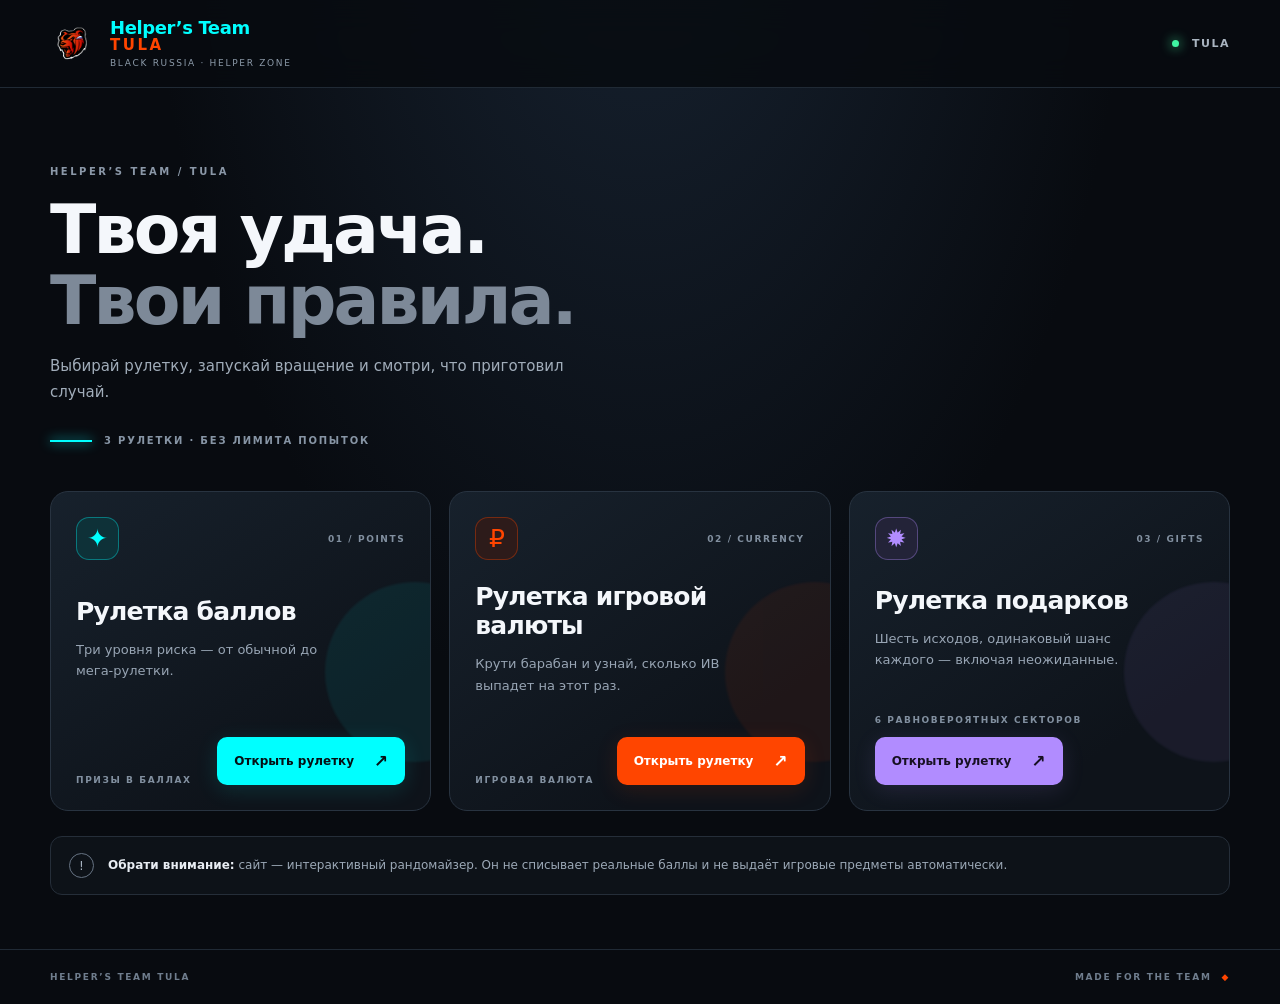
<file: index.html>
<!doctype html>
<html lang="ru">
<head>
  <meta charset="utf-8"><meta name="viewport" content="width=device-width, initial-scale=1">
  <meta name="theme-color" content="#080b10">
  <title>Helper’s Team TULA</title>
  <link rel="stylesheet" href="./css/style.css">
  <script defer src="./js/main.js"></script>
</head>
<body>
<header class="topbar">
  <a class="brand" href="./index.html">
    <img class="brand-logo" src="./logo.png" alt="BLACK RUSSIA" onerror="this.style.display='none'">
    <span><b>Helper’s Team</b> <strong>TULA</strong><small>BLACK RUSSIA · HELPER ZONE</small></span>
  </a>
  <div class="top-tag"><span class="status-dot"></span> TULA </div>
</header>
<main class="container home">
  <section class="hero">
    <div class="eyebrow">HELPER’S TEAM / TULA</div>
    <h1>Твоя удача.<br><span>Твои правила.</span></h1>
    <p>Выбирай рулетку, запускай вращение и смотри, что приготовил случай.</p>
    <div class="hero-line"><span></span><small>3 РУЛЕТКИ · БЕЗ ЛИМИТА ПОПЫТОК</small></div>
  </section>
  <section class="roulette-grid">
    <article class="feature-card points-card">
      <div class="card-top"><span class="card-icon">✦</span><span class="card-index">01 / POINTS</span></div>
      <div><h2>Рулетка баллов</h2><p>Три уровня риска — от обычной до мега-рулетки.</p></div>
      <div class="card-bottom"><span class="mini-label">ПРИЗЫ В БАЛЛАХ</span><a class="button button-cyan" href="./points.html">Открыть рулетку <span>↗</span></a></div>
    </article>
    <article class="feature-card currency-card">
      <div class="card-top"><span class="card-icon">₽</span><span class="card-index">02 / CURRENCY</span></div>
      <div><h2>Рулетка игровой валюты</h2><p>Крути барабан и узнай, сколько ИВ выпадет на этот раз.</p></div>
      <div class="card-bottom"><span class="mini-label">ИГРОВАЯ ВАЛЮТА</span><a class="button button-orange" href="./currency.html">Открыть рулетку <span>↗</span></a></div>
    </article>
    <article class="feature-card gifts-card">
      <div class="card-top"><span class="card-icon">✹</span><span class="card-index">03 / GIFTS</span></div>
      <div><h2>Рулетка подарков</h2><p>Шесть исходов, одинаковый шанс каждого — включая неожиданные.</p></div>
      <div class="card-bottom"><span class="mini-label">6 РАВНОВЕРОЯТНЫХ СЕКТОРОВ</span><a class="button button-purple" href="./gifts.html">Открыть рулетку <span>↗</span></a></div>
    </article>
  </section>
  <section class="notice"><span class="notice-mark">!</span><p><b>Обрати внимание:</b> сайт — интерактивный рандомайзер. Он не списывает реальные баллы и не выдаёт игровые предметы автоматически.</p></section>
</main>
<footer class="footer"><span>HELPER’S TEAM TULA</span><span>MADE FOR THE TEAM <i>◆</i></span></footer>
</body></html>
</file>
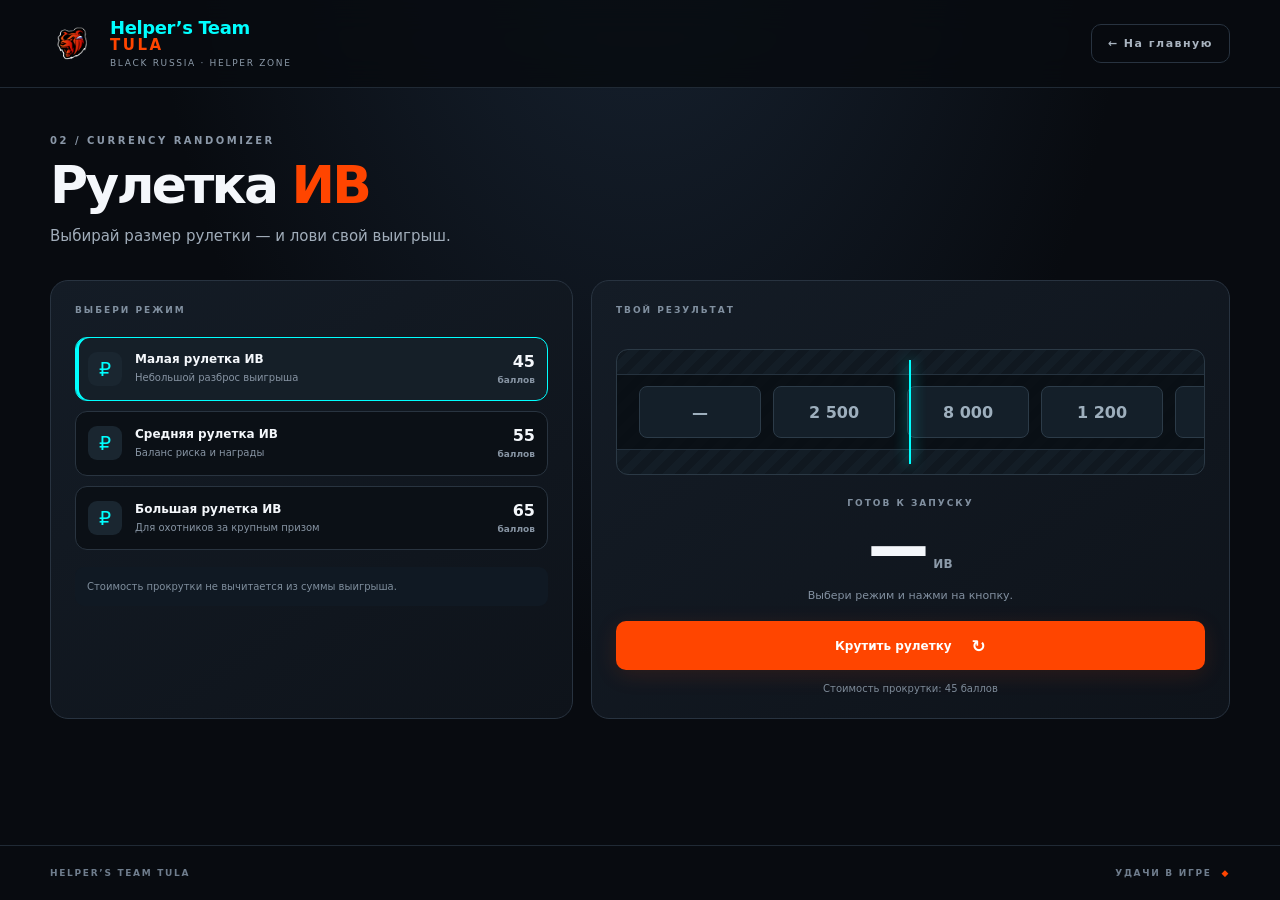
<file: currency.html>
<!doctype html>
<html lang="ru"><head><meta charset="utf-8"><meta name="viewport" content="width=device-width, initial-scale=1"><meta name="theme-color" content="#080b10"><title>Рулетка ИВ · Helper’s Team TULA</title><link rel="stylesheet" href="./css/style.css"><script defer src="./js/main.js"></script><script defer src="./js/currency.js"></script></head>
<body><header class="topbar"><a class="brand" href="./index.html"><img class="brand-logo" src="./logo.png" alt="BLACK RUSSIA" onerror="this.style.display='none'"><span><b>Helper’s Team</b> <strong>TULA</strong><small>BLACK RUSSIA · HELPER ZONE</small></span></a><a class="back-link" href="./index.html">← На главную</a></header>
<main class="container game-page"><div class="page-heading"><div class="eyebrow">02 / CURRENCY RANDOMIZER</div><h1>Рулетка <span class="orange">ИВ</span></h1><p>Выбирай размер рулетки — и лови свой выигрыш.</p></div>
<div class="game-layout"><section class="panel config-panel"><div class="panel-label">ВЫБЕРИ РЕЖИМ</div><div class="mode-list">
<button class="mode-option active" data-mode="small"><span class="mode-symbol">₽</span><span><b>Малая рулетка ИВ</b><small>Небольшой разброс выигрыша</small></span><strong>45 <small>баллов</small></strong></button>
<button class="mode-option" data-mode="medium"><span class="mode-symbol">₽</span><span><b>Средняя рулетка ИВ</b><small>Баланс риска и награды</small></span><strong>55 <small>баллов</small></strong></button>
<button class="mode-option" data-mode="large"><span class="mode-symbol">₽</span><span><b>Большая рулетка ИВ</b><small>Для охотников за крупным призом</small></span><strong>65 <small>баллов</small></strong></button>
</div><div class="info-strip">Стоимость прокрутки не вычитается из суммы выигрыша.</div></section>
<section class="panel spin-panel"><div class="panel-label">ТВОЙ РЕЗУЛЬТАТ</div><div class="slot-frame currency-slot"><div class="slot-pointer"></div><div class="slot-window"><div class="slot-track" id="slotTrack"><span>—</span><span>2 500</span><span>8 000</span><span>1 200</span><span>15 000</span><span>4 500</span></div></div></div>
<div class="result-block"><div class="result-caption" id="resultCaption">ГОТОВ К ЗАПУСКУ</div><div class="result-value"><span id="resultValue">—</span><small>ИВ</small></div><p id="resultMessage">Выбери режим и нажми на кнопку.</p></div><button class="button button-orange spin-button" id="spinButton">Крутить рулетку <span>↻</span></button><div class="cost-note" id="costNote">Стоимость прокрутки: 45 баллов</div></section></div></main>
<footer class="footer"><span>HELPER’S TEAM TULA</span><span>УДАЧИ В ИГРЕ <i>◆</i></span></footer></body></html>
</file>
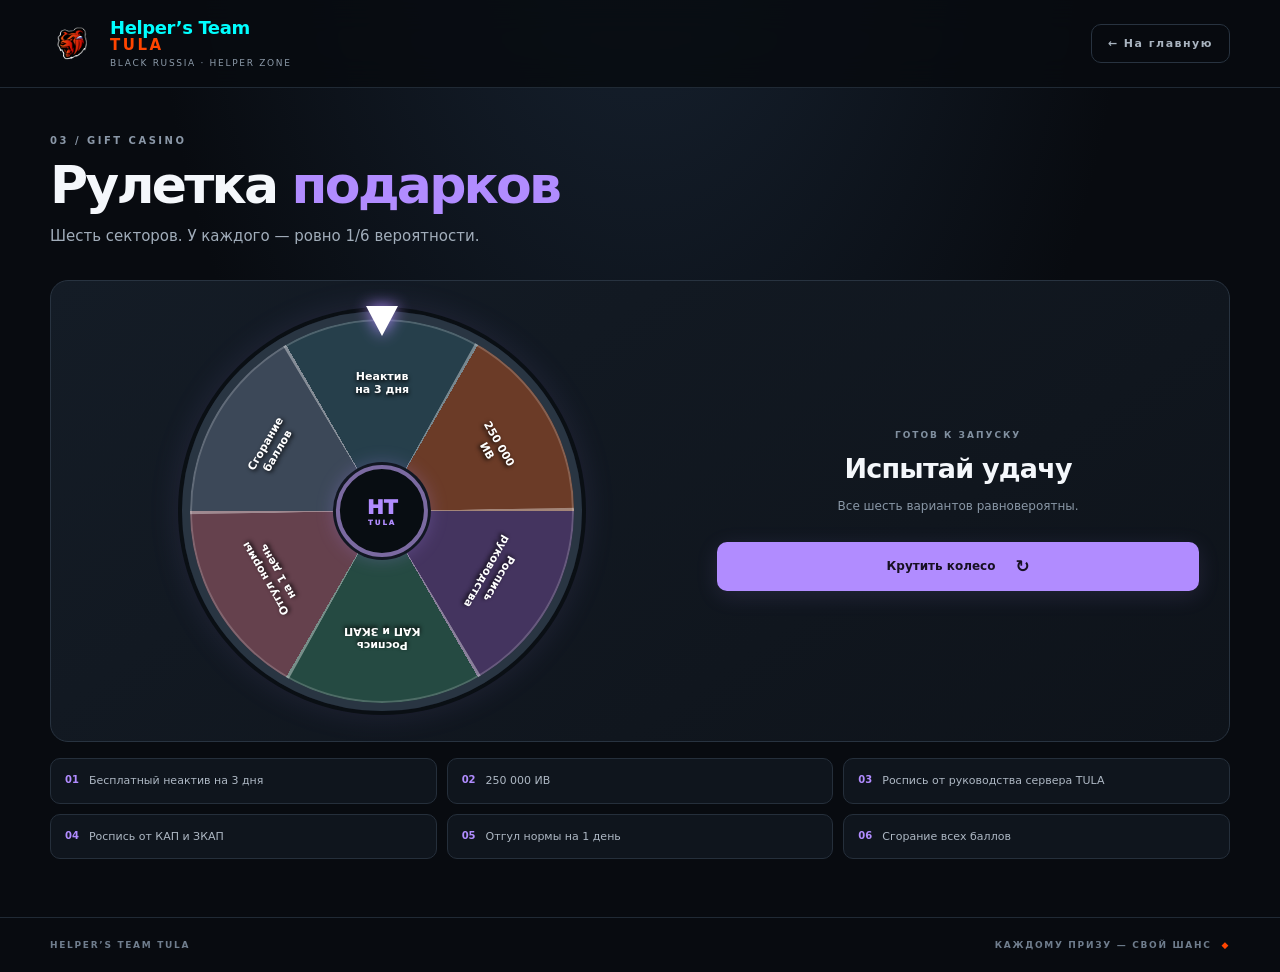
<file: gifts.html>
<!doctype html>
<html lang="ru"><head><meta charset="utf-8"><meta name="viewport" content="width=device-width, initial-scale=1"><meta name="theme-color" content="#080b10"><title>Рулетка подарков · Helper’s Team TULA</title><link rel="stylesheet" href="./css/style.css"><script defer src="./js/main.js"></script><script defer src="./js/gifts.js"></script></head>
<body><header class="topbar"><a class="brand" href="./index.html"><img class="brand-logo" src="./logo.png" alt="BLACK RUSSIA" onerror="this.style.display='none'"><span><b>Helper’s Team</b> <strong>TULA</strong><small>BLACK RUSSIA · HELPER ZONE</small></span></a><a class="back-link" href="./index.html">← На главную</a></header>
<main class="container game-page gifts-page"><div class="page-heading"><div class="eyebrow">03 / GIFT CASINO</div><h1>Рулетка <span class="purple">подарков</span></h1><p>Шесть секторов. У каждого — ровно 1/6 вероятности.</p></div>
<section class="panel wheel-panel"><div class="wheel-wrap"><div class="wheel-pointer"></div><div class="wheel" id="giftWheel" aria-label="Колесо подарков"><div class="wheel-labels"><span>Неактив<br>на 3 дня</span><span>250 000<br>ИВ</span><span>Роспись<br>руководства</span><span>Роспись<br>КАП и ЗКАП</span><span>Отгул нормы<br>на 1 день</span><span>Сгорание<br>баллов</span></div><div class="wheel-center">HT<br><small>TULA</small></div></div></div>
<div class="wheel-result"><div class="result-caption" id="giftCaption">ГОТОВ К ЗАПУСКУ</div><h2 id="giftResult">Испытай удачу</h2><p id="giftMessage">Все шесть вариантов равновероятны.</p><button class="button button-purple spin-button" id="giftSpin">Крутить колесо <span>↻</span></button></div></section>
<div class="prize-list"><div><b>01</b><span>Бесплатный неактив на 3 дня</span></div><div><b>02</b><span>250 000 ИВ</span></div><div><b>03</b><span>Роспись от руководства сервера TULA</span></div><div><b>04</b><span>Роспись от КАП и ЗКАП</span></div><div><b>05</b><span>Отгул нормы на 1 день</span></div><div><b>06</b><span>Сгорание всех баллов</span></div></div>
</main><div class="modal-backdrop" id="giftModal" hidden><div class="result-modal" role="dialog" aria-modal="true" aria-labelledby="modalTitle"><div class="modal-spark">✦</div><div class="eyebrow">РЕЗУЛЬТАТ РУЛЕТКИ</div><h2 id="modalTitle">Твой результат</h2><p id="modalPrize"></p><button class="button button-purple" id="closeModal">Продолжить</button></div></div>
<footer class="footer"><span>HELPER’S TEAM TULA</span><span>КАЖДОМУ ПРИЗУ — СВОЙ ШАНС <i>◆</i></span></footer></body></html>
</file>
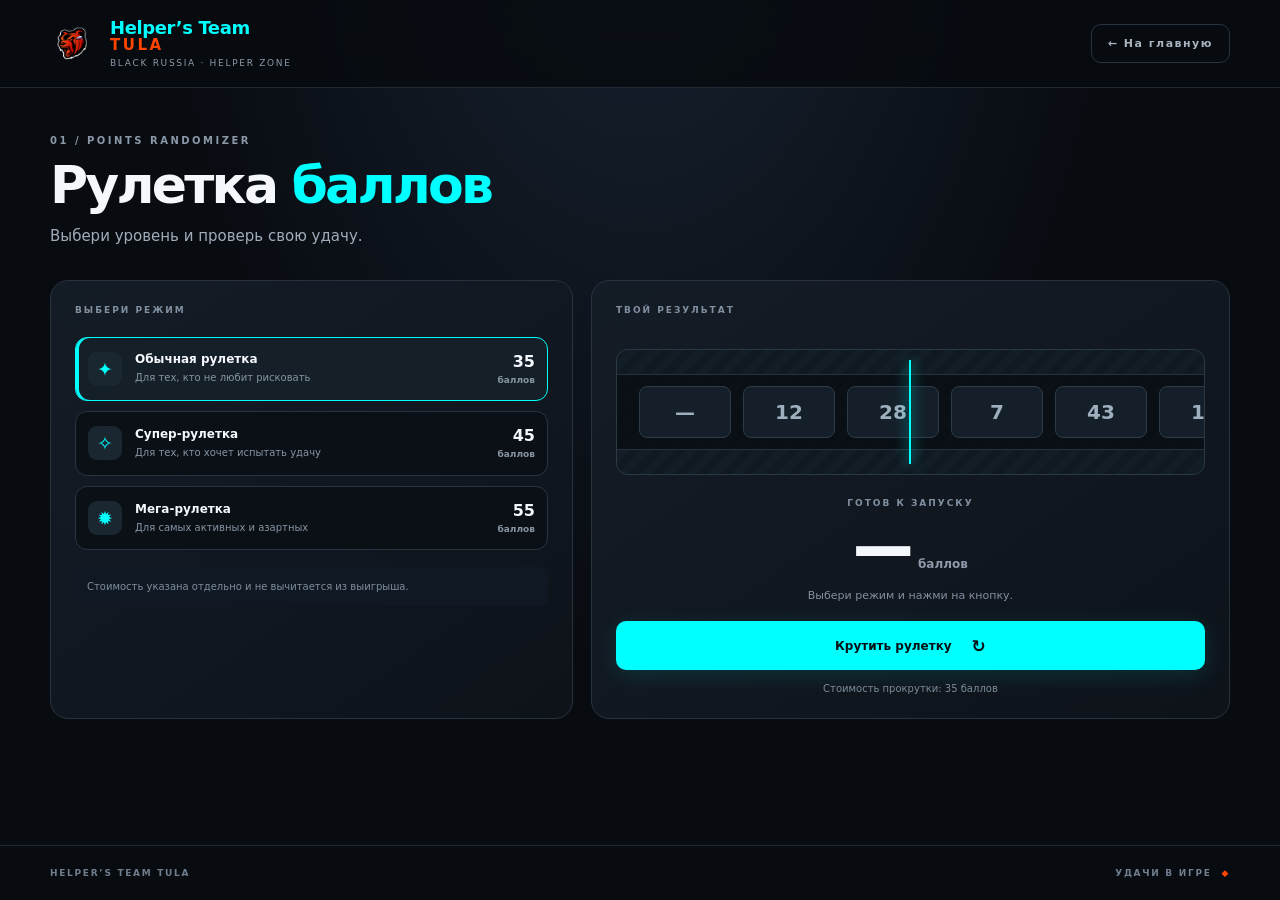
<file: points.html>
<!doctype html>
<html lang="ru"><head><meta charset="utf-8"><meta name="viewport" content="width=device-width, initial-scale=1"><meta name="theme-color" content="#080b10"><title>Рулетка баллов · Helper’s Team TULA</title><link rel="stylesheet" href="./css/style.css"><script defer src="./js/main.js"></script><script defer src="./js/points.js"></script></head>
<body><header class="topbar"><a class="brand" href="./index.html"><img class="brand-logo" src="./logo.png" alt="BLACK RUSSIA" onerror="this.style.display='none'"><span><b>Helper’s Team</b> <strong>TULA</strong><small>BLACK RUSSIA · HELPER ZONE</small></span></a><a class="back-link" href="./index.html">← На главную</a></header>
<main class="container game-page">
  <div class="page-heading"><div class="eyebrow">01 / POINTS RANDOMIZER</div><h1>Рулетка <span class="cyan">баллов</span></h1><p>Выбери уровень и проверь свою удачу.</p></div>
  <div class="game-layout"><section class="panel config-panel"><div class="panel-label">ВЫБЕРИ РЕЖИМ</div>
    <div class="mode-list">
      <button class="mode-option active" data-mode="normal"><span class="mode-symbol">✦</span><span><b>Обычная рулетка</b><small>Для тех, кто не любит рисковать</small></span><strong>35 <small>баллов</small></strong></button>
      <button class="mode-option" data-mode="super"><span class="mode-symbol">✧</span><span><b>Супер-рулетка</b><small>Для тех, кто хочет испытать удачу</small></span><strong>45 <small>баллов</small></strong></button>
      <button class="mode-option" data-mode="mega"><span class="mode-symbol">✹</span><span><b>Мега-рулетка</b><small>Для самых активных и азартных</small></span><strong>55 <small>баллов</small></strong></button>
    </div><div class="info-strip">Стоимость указана отдельно и не вычитается из выигрыша.</div>
  </section>
  <section class="panel spin-panel"><div class="panel-label">ТВОЙ РЕЗУЛЬТАТ</div><div class="slot-frame"><div class="slot-pointer"></div><div class="slot-window"><div class="slot-track" id="slotTrack"><span>—</span><span>12</span><span>28</span><span>7</span><span>43</span><span>19</span><span>56</span></div></div></div>
    <div class="result-block"><div class="result-caption" id="resultCaption">ГОТОВ К ЗАПУСКУ</div><div class="result-value"><span id="resultValue">—</span><small>баллов</small></div><p id="resultMessage">Выбери режим и нажми на кнопку.</p></div>
    <button class="button button-cyan spin-button" id="spinButton">Крутить рулетку <span>↻</span></button><div class="cost-note" id="costNote">Стоимость прокрутки: 35 баллов</div>
  </section></div>
</main><footer class="footer"><span>HELPER’S TEAM TULA</span><span>УДАЧИ В ИГРЕ <i>◆</i></span></footer></body></html>
</file>
<file: css/style.css>
:root{--bg:#080b10;--panel:#111720;--panel2:#151e29;--line:#283340;--cyan:#00ffff;--orange:#ff4500;--purple:#b18cff;--text:#f4f7fb;--muted:#8b98a8;--radius:18px}*{box-sizing:border-box}html{scroll-behavior:smooth}body{margin:0;background:radial-gradient(ellipse at 50% -20%,#182433 0,transparent 55%),var(--bg);color:var(--text);font-family:Inter,ui-sans-serif,system-ui,-apple-system,BlinkMacSystemFont,"Segoe UI",sans-serif;min-height:100vh;display:flex;flex-direction:column}a{color:inherit;text-decoration:none}button{font:inherit}.topbar{height:88px;border-bottom:1px solid #202a35;display:flex;align-items:center;justify-content:space-between;padding:0 max(24px,calc((100% - 1180px)/2));background:#080b10d9;backdrop-filter:blur(16px)}.brand{display:flex;align-items:center;gap:13px}.brand-logo{width:47px;height:47px;object-fit:contain}.brand span{display:flex;flex-direction:column;line-height:1.08;font-size:18px;letter-spacing:-.4px}.brand b{color:var(--cyan);font-weight:850}.brand strong{color:var(--orange);font-size:15px;letter-spacing:2.5px}.brand small{font-size:9px;letter-spacing:1.7px;color:#8d9baa;margin-top:6px}.top-tag,.back-link{font-size:11px;font-weight:800;letter-spacing:1.5px;color:#a9b4c0}.status-dot{display:inline-block;width:7px;height:7px;border-radius:50%;background:#40f5a3;box-shadow:0 0 12px #40f5a3;margin-right:8px}.back-link{padding:12px 16px;border:1px solid var(--line);border-radius:10px;transition:.2s}.back-link:hover{border-color:var(--cyan);color:var(--cyan)}.container{width:min(1180px,calc(100% - 40px));margin:0 auto}.home{padding:66px 0 54px;flex:1}.hero{padding:12px 0 45px}.eyebrow{font-size:10px;font-weight:850;letter-spacing:2.5px;color:var(--muted)}.hero h1,.page-heading h1{font-size:clamp(38px,6vw,68px);letter-spacing:-2.8px;line-height:1.04;margin:18px 0}.hero h1 span{color:#7d8998}.hero p,.page-heading p{max-width:520px;color:#a1adba;line-height:1.7;font-size:15px}.hero-line{display:flex;align-items:center;gap:12px;margin-top:30px}.hero-line span{width:42px;height:2px;background:var(--cyan);box-shadow:0 0 12px var(--cyan)}.hero-line small{font-size:10px;letter-spacing:1.8px;color:#8795a5;font-weight:800}.roulette-grid{display:grid;grid-template-columns:repeat(3,1fr);gap:18px}.feature-card{min-height:310px;padding:25px;display:flex;flex-direction:column;justify-content:space-between;border:1px solid var(--line);border-radius:var(--radius);background:linear-gradient(145deg,#17212c,#0e131a 75%);position:relative;overflow:hidden;transition:transform .25s,border-color .25s,box-shadow .25s}.feature-card:after{content:"";position:absolute;width:180px;height:180px;border-radius:50%;right:-75px;top:90px;filter:blur(1px);opacity:.07;background:var(--accent)}.feature-card:hover{transform:translateY(-6px);border-color:var(--accent);box-shadow:0 15px 45px #0008,0 0 22px color-mix(in srgb,var(--accent) 13%,transparent)}.points-card{--accent:var(--cyan)}.currency-card{--accent:var(--orange)}.gifts-card{--accent:var(--purple)}.card-top,.card-bottom{display:flex;align-items:center;justify-content:space-between;gap:12px;position:relative;z-index:1}.card-icon{width:43px;height:43px;display:grid;place-items:center;border-radius:13px;background:color-mix(in srgb,var(--accent) 12%,#10151d);border:1px solid color-mix(in srgb,var(--accent) 35%,transparent);color:var(--accent);font-size:25px}.card-index,.mini-label{font-size:9px;letter-spacing:1.6px;color:#8290a0;font-weight:800}.feature-card h2{font-size:25px;letter-spacing:-.8px;margin:22px 0 10px;position:relative;z-index:1}.feature-card p{font-size:13px;line-height:1.65;color:#98a5b4;max-width:270px;position:relative;z-index:1}.card-bottom{margin-top:28px;align-items:flex-end;flex-wrap:wrap}.button{display:inline-flex;justify-content:center;align-items:center;gap:20px;padding:14px 17px;border:0;border-radius:10px;font-size:12px;font-weight:900;cursor:pointer;transition:transform .2s,filter .2s,box-shadow .2s;white-space:nowrap}.button:hover{transform:translateY(-2px);filter:brightness(1.12)}.button:disabled{opacity:.65;cursor:wait;transform:none}.button span{font-size:17px}.button-cyan{background:var(--cyan);color:#051014;box-shadow:0 5px 22px #00ffff20}.button-orange{background:var(--orange);color:white;box-shadow:0 5px 22px #ff450020}.button-purple{background:var(--purple);color:#171022;box-shadow:0 5px 22px #b18cff20}.notice{margin-top:25px;display:flex;align-items:center;gap:14px;padding:16px 18px;border:1px solid #252e39;border-radius:12px;background:#0d1218}.notice-mark{width:25px;height:25px;border:1px solid #667383;border-radius:50%;display:grid;place-items:center;font-size:12px;color:#a7b4c2;flex:none}.notice p{margin:0;font-size:12px;line-height:1.6;color:#9ca9b7}.notice b{color:#e8edf3}.footer{width:100%;border-top:1px solid #202a35;padding:22px max(24px,calc((100% - 1180px)/2));display:flex;justify-content:space-between;gap:12px;font-size:9px;letter-spacing:1.7px;color:#6f7d8d;font-weight:800}.footer i{font-style:normal;color:var(--orange);margin-left:5px}.game-page{flex:1;padding:47px 0 58px}.page-heading{margin-bottom:30px}.page-heading h1{font-size:clamp(35px,5vw,52px);margin:12px 0}.cyan{color:var(--cyan)}.orange{color:var(--orange)}.purple{color:var(--purple)}.page-heading p{margin:0}.game-layout{display:grid;grid-template-columns:minmax(290px,.9fr) minmax(0,1.1fr);gap:18px}.panel{border:1px solid var(--line);border-radius:var(--radius);background:linear-gradient(145deg,#141c26,#0e131a);padding:24px;min-width:0}.panel-label{font-size:9px;font-weight:900;letter-spacing:2px;color:#8190a0;margin-bottom:22px}.mode-list{display:grid;gap:10px}.mode-option{display:grid;grid-template-columns:36px minmax(0,1fr) auto;align-items:center;gap:11px;text-align:left;padding:14px 12px;border:1px solid #293440;border-radius:12px;background:#0b1016;color:var(--text);cursor:pointer;transition:.2s}.mode-option:hover,.mode-option.active{border-color:var(--accent,var(--cyan));background:#151f28;box-shadow:inset 3px 0 var(--accent,var(--cyan))}.mode-option b{display:block;font-size:12px;margin-bottom:5px}.mode-option small{display:block;font-size:10px;color:#8794a3;line-height:1.4}.mode-option>strong{font-size:16px;text-align:right;white-space:nowrap}.mode-option>strong small{font-size:9px;margin-top:3px}.mode-symbol{display:grid;place-items:center;width:34px;height:34px;border-radius:9px;background:#1a2630;color:var(--accent,var(--cyan));font-size:19px}.info-strip{margin-top:17px;padding:12px;border-radius:9px;background:#101923;color:#7f8e9d;font-size:10px;line-height:1.5}.spin-panel{display:flex;flex-direction:column;align-items:stretch}.slot-frame{position:relative;padding:24px 0;margin:12px 0 15px;border:1px solid #2b3945;border-radius:12px;background:repeating-linear-gradient(135deg,#101820,#101820 8px,#131d26 8px,#131d26 16px);overflow:hidden}.slot-window{overflow:hidden;height:76px;display:flex;align-items:center;border-top:1px solid #25323e;border-bottom:1px solid #25323e;background:#080d12c9}.slot-track{display:flex;align-items:center;gap:12px;white-space:nowrap;padding:0 22px;will-change:transform}.slot-track span{min-width:92px;height:52px;display:grid;place-items:center;border:1px solid #2c3b48;border-radius:8px;background:#141f29;color:#9eafbd;font-size:20px;font-weight:850}.slot-track span.winner{border-color:var(--accent,var(--cyan));color:var(--accent,var(--cyan));box-shadow:0 0 22px color-mix(in srgb,var(--accent,var(--cyan)) 25%,transparent);background:#17242d}.slot-pointer{position:absolute;z-index:2;top:10px;bottom:10px;left:50%;width:2px;transform:translateX(-50%);background:var(--accent,var(--cyan));box-shadow:0 0 14px var(--accent,var(--cyan))}.result-block{text-align:center;padding:8px 0 19px}.result-caption{font-size:9px;font-weight:900;letter-spacing:2px;color:#8190a0}.result-value{display:flex;justify-content:center;align-items:baseline;gap:9px;margin:9px 0}.result-value span{font-size:clamp(40px,5vw,58px);letter-spacing:-2px;font-weight:950;line-height:1.1}.result-value small{font-size:12px;color:#8c9aa9;font-weight:800}.result-block p{font-size:11px;color:#8290a0;margin:0}.spin-button{width:100%;min-height:49px;margin-top:auto}.cost-note{text-align:center;font-size:10px;color:#7e8b99;margin-top:13px}.currency-slot .slot-track span{min-width:122px;font-size:16px}.wheel-panel{display:grid;grid-template-columns:minmax(280px,1fr) minmax(250px,.8fr);gap:34px;align-items:center;padding:30px}.wheel-wrap{position:relative;width:min(100%,400px);aspect-ratio:1;margin:0 auto;display:grid;place-items:center}.wheel{position:relative;width:100%;height:100%;border-radius:50%;border:8px solid #293542;box-shadow:0 0 0 4px #0a0f14,0 0 35px #b18cff20,inset 0 0 0 2px #ffffff30;background:conic-gradient(from -30deg,#263f4b 0deg 60deg,#6b3b27 60deg 120deg,#44345f 120deg 180deg,#254a42 180deg 240deg,#65414d 240deg 300deg,#3c4858 300deg 360deg);transition:transform 5.5s cubic-bezier(.12,.76,.12,1);overflow:hidden}.wheel:before{content:"";position:absolute;inset:0;background:repeating-conic-gradient(from -30deg,#ffffff00 0deg 58.9deg,#ffffff60 59.2deg 60deg);border-radius:50%}.wheel-labels{position:absolute;inset:0}.wheel-labels span{position:absolute;width:34%;left:33%;top:12%;height:28%;transform-origin:50% 136%;text-align:center;display:flex;justify-content:center;align-items:flex-start;padding-top:5px;font-size:clamp(8px,1.15vw,11px);line-height:1.25;font-weight:850;text-shadow:0 2px 4px #000; color:#fff}.wheel-labels span:nth-child(1){transform:rotate(0deg)}.wheel-labels span:nth-child(2){transform:rotate(60deg)}.wheel-labels span:nth-child(3){transform:rotate(120deg)}.wheel-labels span:nth-child(4){transform:rotate(180deg)}.wheel-labels span:nth-child(5){transform:rotate(240deg)}.wheel-labels span:nth-child(6){transform:rotate(300deg)}.wheel-center{position:absolute;z-index:3;left:50%;top:50%;transform:translate(-50%,-50%);width:24%;aspect-ratio:1;border-radius:50%;display:flex;flex-direction:column;justify-content:center;align-items:center;background:#080d12;border:4px solid #7b6aa1;box-shadow:0 0 0 3px #121722,0 0 20px #b18cff55;font-weight:950;font-size:20px;color:var(--purple)}.wheel-center small{font-size:7px;letter-spacing:2px}.wheel-pointer{position:absolute;z-index:5;top:-5px;left:50%;transform:translateX(-50%);width:0;height:0;border-left:16px solid transparent;border-right:16px solid transparent;border-top:30px solid #fff;filter:drop-shadow(0 0 8px var(--purple))}.wheel-result{text-align:center}.wheel-result h2{font-size:27px;letter-spacing:-.8px;margin:13px 0}.wheel-result p{font-size:12px;color:#8997a6;line-height:1.6;margin-bottom:25px}.prize-list{display:grid;grid-template-columns:repeat(3,1fr);gap:10px;margin-top:16px}.prize-list div{display:flex;gap:10px;align-items:flex-start;padding:14px;border:1px solid #252f3b;border-radius:10px;background:#0f151d;font-size:11px;line-height:1.45;color:#aeb8c4}.prize-list b{color:var(--purple);font-size:10px}.modal-backdrop{position:fixed;z-index:20;inset:0;background:#020408c9;backdrop-filter:blur(8px);display:grid;place-items:center;padding:20px}.modal-backdrop[hidden]{display:none}.result-modal{width:min(420px,100%);text-align:center;border:1px solid #554574;border-radius:20px;padding:32px;background:linear-gradient(145deg,#1b2030,#0c1018);box-shadow:0 0 60px #b18cff25;animation:pop .25s ease-out}.modal-spark{font-size:34px;color:var(--purple);margin-bottom:10px}.result-modal h2{font-size:25px;margin:12px 0}.result-modal p{color:#c2c9d3;line-height:1.6;font-size:14px;margin-bottom:24px}.result-modal .button{width:100%}@keyframes pop{from{transform:scale(.92);opacity:0}to{transform:scale(1);opacity:1}}@keyframes pulse{0%,100%{filter:brightness(1)}50%{filter:brightness(1.5)}}.spinning .slot-pointer{animation:pulse .5s infinite}@media(max-width:900px){.roulette-grid{grid-template-columns:1fr 1fr}.feature-card:last-child{grid-column:span 2;min-height:260px}.game-layout{grid-template-columns:1fr}.wheel-panel{grid-template-columns:1fr}.wheel-wrap{width:min(100%,350px)}.wheel-labels span{font-size:10px}.wheel-result{max-width:500px;margin:0 auto;width:100%}}@media(max-width:600px){.topbar{height:76px;padding:0 17px}.brand-logo{width:38px;height:38px}.brand span{font-size:15px}.brand strong{font-size:13px}.brand small{font-size:8px}.top-tag{font-size:8px;letter-spacing:1px}.container{width:calc(100% - 30px)}.home{padding-top:42px}.hero{padding-bottom:30px}.hero h1{letter-spacing:-1.7px}.roulette-grid{grid-template-columns:1fr}.feature-card,.feature-card:last-child{grid-column:auto;min-height:255px;padding:22px}.card-bottom{align-items:center}.mini-label{max-width:120px;line-height:1.5}.feature-card h2{font-size:23px}.game-page{padding-top:32px}.page-heading h1{letter-spacing:-1.8px}.panel{padding:17px}.mode-option{grid-template-columns:32px minmax(0,1fr) auto;padding:12px 9px;gap:8px}.mode-option b{font-size:11px}.mode-option small{font-size:9px}.mode-option>strong{font-size:14px}.mode-symbol{width:30px;height:30px}.slot-track span{min-width:80px}.wheel-panel{padding:20px 14px;gap:25px}.wheel-wrap{width:min(100%,310px)}.wheel-labels span{font-size:8px}.wheel-center{font-size:16px}.prize-list{grid-template-columns:1fr 1fr}.footer{padding:18px 15px;font-size:8px;letter-spacing:1px}.back-link{padding:10px;font-size:9px}.notice{align-items:flex-start}.notice p{font-size:11px}}
</file>
